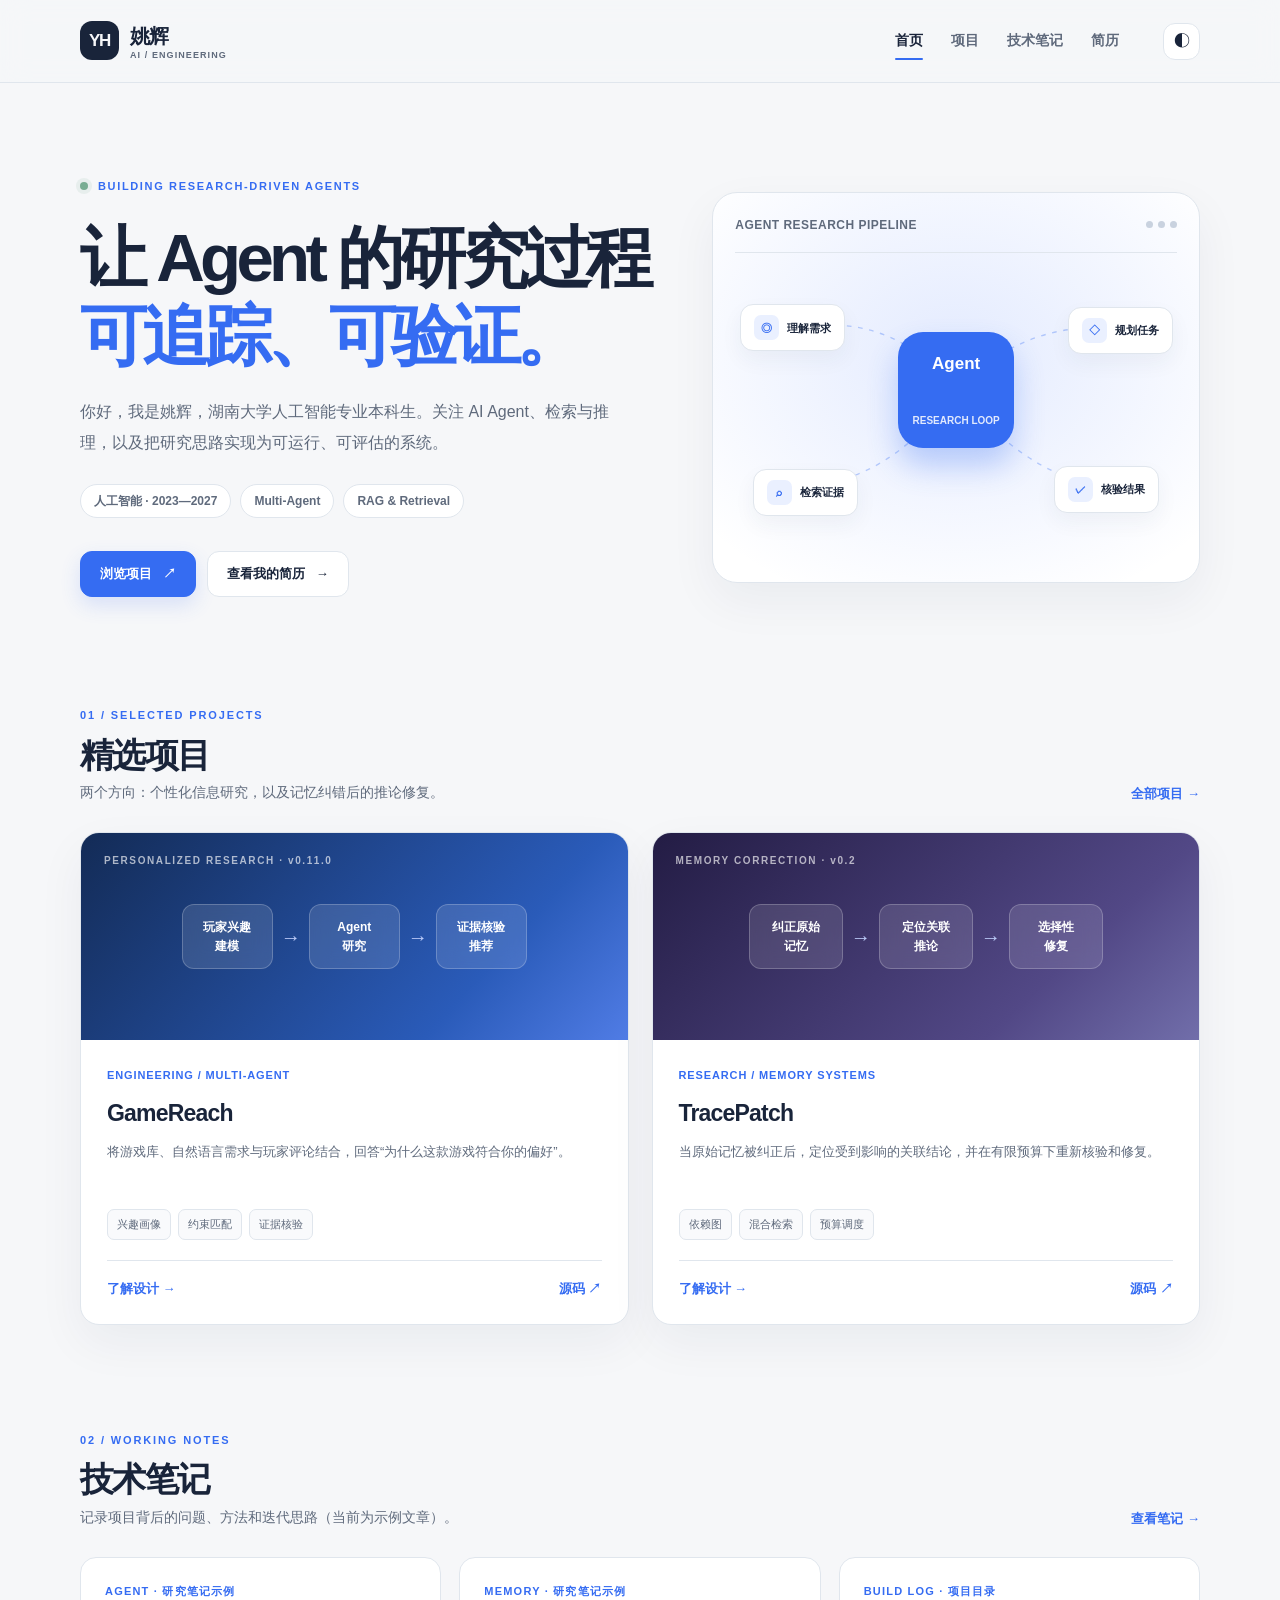
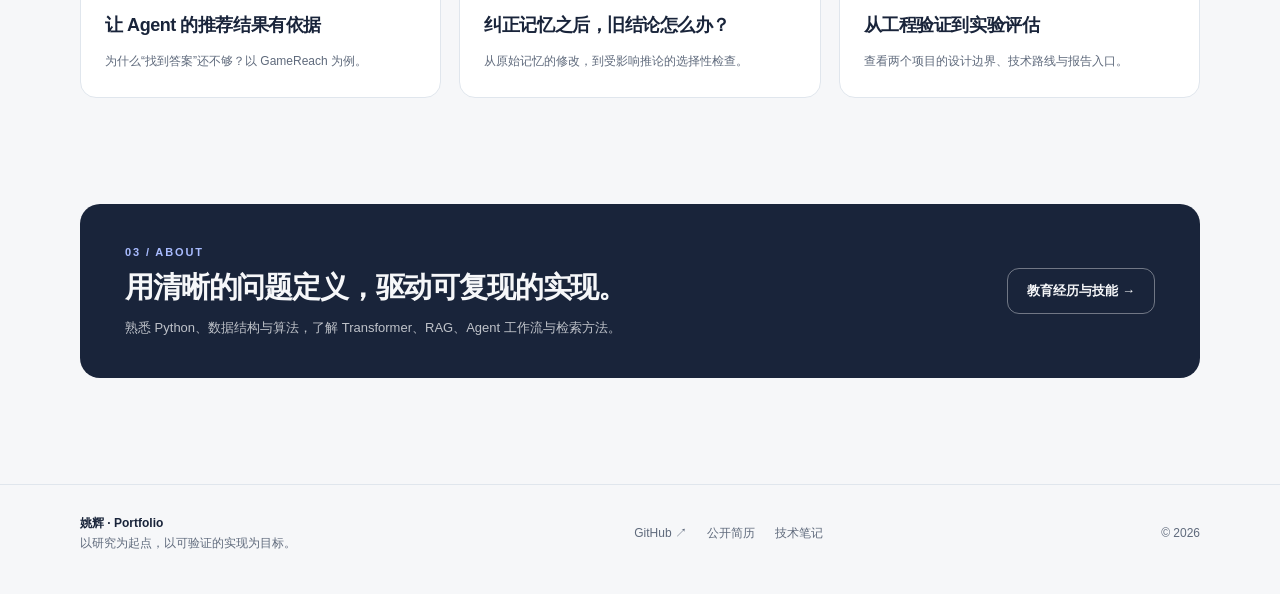
<file: index.html>
<!doctype html><html lang="zh-CN"><head><meta charset="utf-8"><meta name="viewport" content="width=device-width,initial-scale=1"><meta name="description" content="姚辉个人主页，展示 GameReach、TracePatch 两个 AI Agent 项目、技术笔记和公开简历。"><meta name="theme-color" content="#f6f7f9"><title>首页 · 姚辉 Portfolio</title><link rel="icon" type="image/svg+xml" href="assets/favicon.svg"><link rel="stylesheet" href="assets/styles.css"><script defer src="assets/main.js"></script></head><body><header class="site-header"><div class="container nav-inner"><a class="logo" href="index.html" aria-label="返回首页"><span class="logo-mark">YH</span><span>姚辉<small>AI / ENGINEERING</small></span></a><nav class="nav-links" data-nav-links><a class="active" href="index.html">首页</a><a class="" href="projects/index.html">项目</a><a class="" href="writing/index.html">技术笔记</a><a class="" href="resume.html">简历</a></nav><div class="nav-actions"><button class="circle-btn" data-theme-toggle aria-label="切换深浅主题" title="切换深浅主题">◐</button><button class="circle-btn menu-toggle" data-menu-toggle aria-expanded="false" aria-label="打开导航">☰</button></div></div></header><main id="main"><div class="container"><section class="hero"><div><div class="eyebrow">BUILDING RESEARCH-DRIVEN AGENTS</div><h1>让 Agent 的研究过程<br><span class="accent">可追踪、可验证。</span></h1><p class="hero-lede">你好，我是姚辉，湖南大学人工智能专业本科生。关注 AI Agent、检索与推理，以及把研究思路实现为可运行、可评估的系统。</p><div class="hero-meta"><span class="meta-pill">人工智能 · 2023—2027</span><span class="meta-pill">Multi-Agent</span><span class="meta-pill">RAG & Retrieval</span></div><div class="actions"><a class="btn btn-primary" href="projects/index.html">浏览项目 &nbsp; ↗</a><a class="btn btn-outline" href="resume.html">查看我的简历 &nbsp; →</a></div></div><div class="hero-art" role="img" aria-label="Agent 项目结构：从输入到规划、检索、验证和输出"><div class="art-top"><span>AGENT RESEARCH PIPELINE</span><div class="dot-group"><i></i><i></i><i></i></div></div><div class="art-canvas"><svg class="path" viewBox="0 0 470 290" preserveAspectRatio="none"><path d="M 83 74 Q 173 65 236 140 M 390 76 Q 302 73 236 140 M 105 232 Q 175 217 236 140 M 382 236 Q 304 219 236 140"/></svg><div class="network-center">Agent<br><small>RESEARCH LOOP</small></div><div class="orb orb-a"><span>◎</span>理解需求</div><div class="orb orb-b"><span>◇</span>规划任务</div><div class="orb orb-c"><span>⌕</span>检索证据</div><div class="orb orb-d"><span>✓</span>核验结果</div></div></div></section>
<section class="section" id="projects"><div class="section-head"><div><div class="section-kicker">01 / SELECTED PROJECTS</div><h2>精选项目</h2><p>两个方向：个性化信息研究，以及记忆纠错后的推论修复。</p></div><a class="text-link" href="projects/index.html">全部项目 →</a></div><div class="project-grid"><article class="project-card"><a href="projects/gamereach.html" aria-label="GameReach 项目详情"><div class="project-visual visual-blue"><span class="caption">PERSONALIZED RESEARCH · v0.11.0</span><div class="visual-steps"><span>玩家兴趣<br>建模</span><b>→</b><span>Agent<br>研究</span><b>→</b><span>证据核验<br>推荐</span></div></div></a><div class="project-body"><div class="card-meta">ENGINEERING / MULTI-AGENT</div><h3>GameReach</h3><p>将游戏库、自然语言需求与玩家评论结合，回答“为什么这款游戏符合你的偏好”。</p><div class="tag-row"><span class="tag">兴趣画像</span><span class="tag">约束匹配</span><span class="tag">证据核验</span></div><div class="card-footer"><a class="text-link" href="projects/gamereach.html">了解设计 →</a><a class="text-link" href="https://github.com/usbfl/GameReach" target="_blank" rel="noopener noreferrer">源码 ↗</a></div></div></article>
<article class="project-card"><a href="projects/tracepatch.html" aria-label="TracePatch 项目详情"><div class="project-visual visual-purple visual-trace"><span class="caption">MEMORY CORRECTION · v0.2</span><div class="visual-steps"><span>纠正原始<br>记忆</span><b>→</b><span>定位关联<br>推论</span><b>→</b><span>选择性<br>修复</span></div></div></a><div class="project-body"><div class="card-meta">RESEARCH / MEMORY SYSTEMS</div><h3>TracePatch</h3><p>当原始记忆被纠正后，定位受到影响的关联结论，并在有限预算下重新核验和修复。</p><div class="tag-row"><span class="tag">依赖图</span><span class="tag">混合检索</span><span class="tag">预算调度</span></div><div class="card-footer"><a class="text-link" href="projects/tracepatch.html">了解设计 →</a><a class="text-link" href="https://github.com/usbfl/TracePatch" target="_blank" rel="noopener noreferrer">源码 ↗</a></div></div></article></div></section>
<section class="section" id="writing"><div class="section-head"><div><div class="section-kicker">02 / WORKING NOTES</div><h2>技术笔记</h2><p>记录项目背后的问题、方法和迭代思路（当前为示例文章）。</p></div><a class="text-link" href="writing/index.html">查看笔记 →</a></div><div class="note-grid"><a class="note" href="writing/agent-verified.html"><div class="note-time">AGENT · 研究笔记示例</div><h3>让 Agent 的推荐结果有依据</h3><p>为什么“找到答案”还不够？以 GameReach 为例。</p></a><a class="note" href="writing/memory-repair.html"><div class="note-time">MEMORY · 研究笔记示例</div><h3>纠正记忆之后，旧结论怎么办？</h3><p>从原始记忆的修改，到受影响推论的选择性检查。</p></a><a class="note" href="projects/index.html"><div class="note-time">BUILD LOG · 项目目录</div><h3>从工程验证到实验评估</h3><p>查看两个项目的设计边界、技术路线与报告入口。</p></a></div></section>
<section class="section"><div class="about-strip"><div><div class="section-kicker" style="color:#a9bcff">03 / ABOUT</div><h2>用清晰的问题定义，驱动可复现的实现。</h2><p>熟悉 Python、数据结构与算法，了解 Transformer、RAG、Agent 工作流与检索方法。</p></div><a class="btn" href="resume.html">教育经历与技能 →</a></div></section></div></main><footer class="site-footer"><div class="container footer-inner"><span><strong>姚辉 · Portfolio</strong><br>以研究为起点，以可验证的实现为目标。</span><div class="footer-links"><a href="https://github.com/usbfl" target="_blank" rel="noopener noreferrer">GitHub ↗</a><a href="resume.html">公开简历</a><a href="writing/index.html">技术笔记</a></div><span>© 2026</span></div></footer></body></html>
</file>
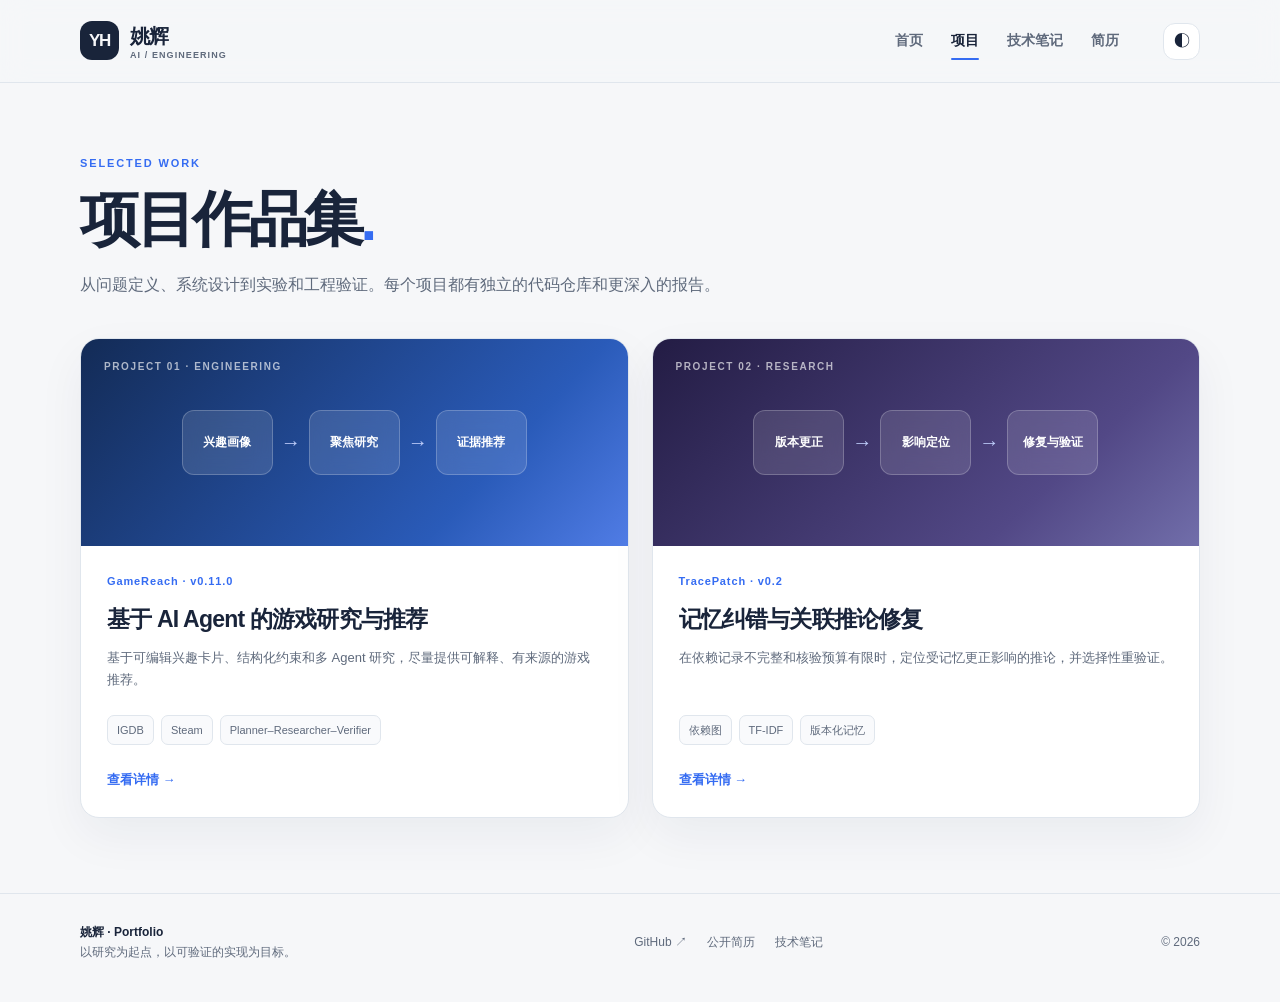
<file: projects/index.html>
<!doctype html><html lang="zh-CN"><head><meta charset="utf-8"><meta name="viewport" content="width=device-width,initial-scale=1"><meta name="description" content="两个 AI Agent 相关项目的设计、流程、源码与验收报告。"><meta name="theme-color" content="#f6f7f9"><title>项目 · 姚辉 Portfolio</title><link rel="icon" type="image/svg+xml" href="../assets/favicon.svg"><link rel="stylesheet" href="../assets/styles.css"><script defer src="../assets/main.js"></script></head><body><header class="site-header"><div class="container nav-inner"><a class="logo" href="../index.html" aria-label="返回首页"><span class="logo-mark">YH</span><span>姚辉<small>AI / ENGINEERING</small></span></a><nav class="nav-links" data-nav-links><a class="" href="../index.html">首页</a><a class="active" href="../projects/index.html">项目</a><a class="" href="../writing/index.html">技术笔记</a><a class="" href="../resume.html">简历</a></nav><div class="nav-actions"><button class="circle-btn" data-theme-toggle aria-label="切换深浅主题" title="切换深浅主题">◐</button><button class="circle-btn menu-toggle" data-menu-toggle aria-expanded="false" aria-label="打开导航">☰</button></div></div></header><main id="main"><div class="container"><section class="page-top"><div class="section-kicker">SELECTED WORK</div><h1>项目作品集<span class="accent">.</span></h1><p>从问题定义、系统设计到实验和工程验证。每个项目都有独立的代码仓库和更深入的报告。</p></section><div class="project-grid" style="margin-bottom:75px"><article class="project-card"><a href="gamereach.html"><div class="project-visual visual-blue"><span class="caption">PROJECT 01 · ENGINEERING</span><div class="visual-steps"><span>兴趣画像</span><b>→</b><span>聚焦研究</span><b>→</b><span>证据推荐</span></div></div></a><div class="project-body"><div class="card-meta">GameReach · v0.11.0</div><h3>基于 AI Agent 的游戏研究与推荐</h3><p>基于可编辑兴趣卡片、结构化约束和多 Agent 研究，尽量提供可解释、有来源的游戏推荐。</p><div class="tag-row"><span class="tag">IGDB</span><span class="tag">Steam</span><span class="tag">Planner–Researcher–Verifier</span></div><a class="text-link" href="gamereach.html">查看详情 →</a></div></article><article class="project-card"><a href="tracepatch.html"><div class="project-visual visual-purple"><span class="caption">PROJECT 02 · RESEARCH</span><div class="visual-steps"><span>版本更正</span><b>→</b><span>影响定位</span><b>→</b><span>修复与验证</span></div></div></a><div class="project-body"><div class="card-meta">TracePatch · v0.2</div><h3>记忆纠错与关联推论修复</h3><p>在依赖记录不完整和核验预算有限时，定位受记忆更正影响的推论，并选择性重验证。</p><div class="tag-row"><span class="tag">依赖图</span><span class="tag">TF-IDF</span><span class="tag">版本化记忆</span></div><a class="text-link" href="tracepatch.html">查看详情 →</a></div></article></div></div></main><footer class="site-footer"><div class="container footer-inner"><span><strong>姚辉 · Portfolio</strong><br>以研究为起点，以可验证的实现为目标。</span><div class="footer-links"><a href="https://github.com/usbfl" target="_blank" rel="noopener noreferrer">GitHub ↗</a><a href="../resume.html">公开简历</a><a href="../writing/index.html">技术笔记</a></div><span>© 2026</span></div></footer></body></html>
</file>
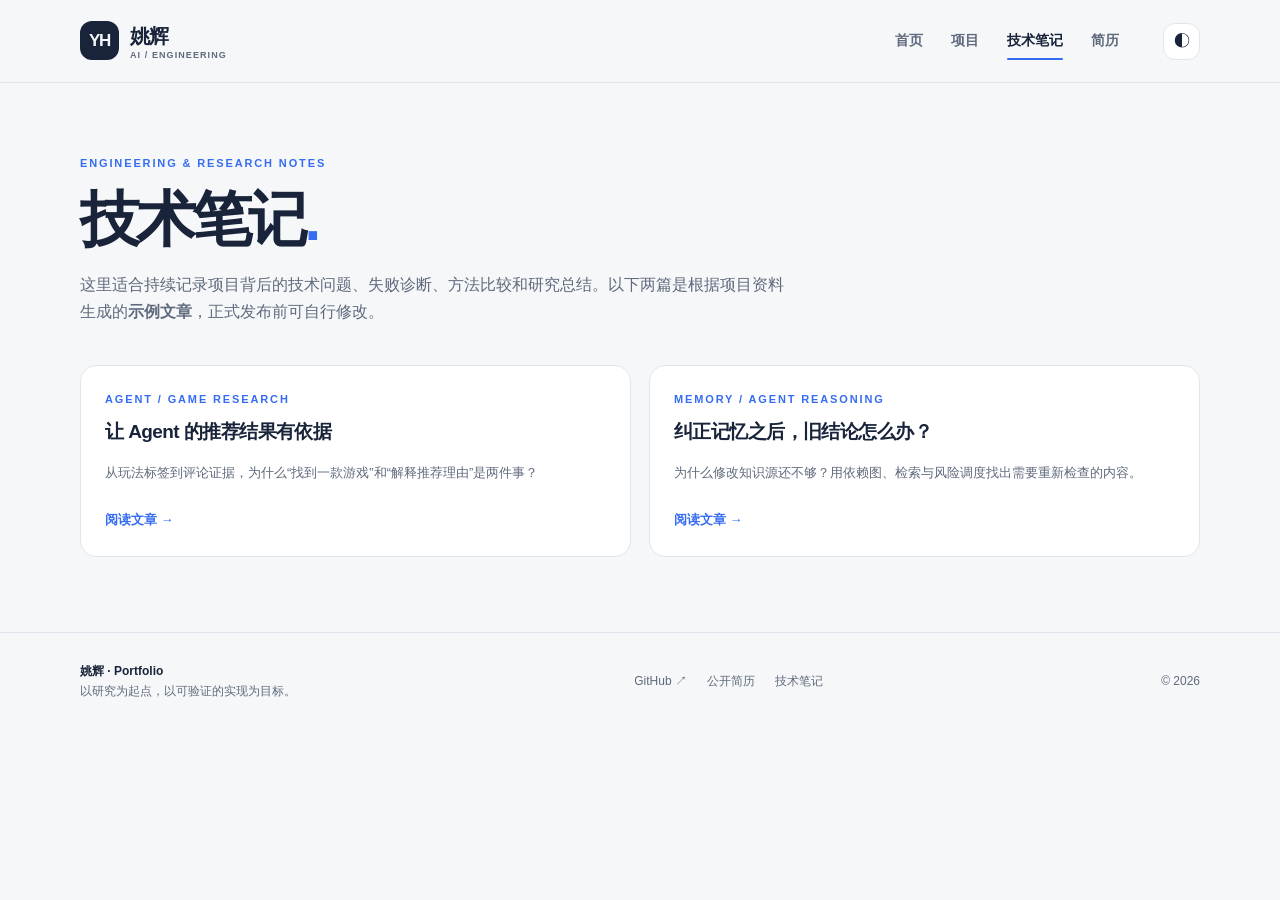
<file: writing/index.html>
<!doctype html><html lang="zh-CN"><head><meta charset="utf-8"><meta name="viewport" content="width=device-width,initial-scale=1"><meta name="description" content="Agent 研究、证据核验与记忆纠错相关的示例技术文章。"><meta name="theme-color" content="#f6f7f9"><title>技术笔记 · 姚辉 Portfolio</title><link rel="icon" type="image/svg+xml" href="../assets/favicon.svg"><link rel="stylesheet" href="../assets/styles.css"><script defer src="../assets/main.js"></script></head><body><header class="site-header"><div class="container nav-inner"><a class="logo" href="../index.html" aria-label="返回首页"><span class="logo-mark">YH</span><span>姚辉<small>AI / ENGINEERING</small></span></a><nav class="nav-links" data-nav-links><a class="" href="../index.html">首页</a><a class="" href="../projects/index.html">项目</a><a class="active" href="../writing/index.html">技术笔记</a><a class="" href="../resume.html">简历</a></nav><div class="nav-actions"><button class="circle-btn" data-theme-toggle aria-label="切换深浅主题" title="切换深浅主题">◐</button><button class="circle-btn menu-toggle" data-menu-toggle aria-expanded="false" aria-label="打开导航">☰</button></div></div></header><main id="main"><div class="container"><section class="page-top"><div class="section-kicker">ENGINEERING & RESEARCH NOTES</div><h1>技术笔记<span class="accent">.</span></h1><p>这里适合持续记录项目背后的技术问题、失败诊断、方法比较和研究总结。以下两篇是根据项目资料生成的<strong>示例文章</strong>，正式发布前可自行修改。</p></section><div class="article-list"><article class="article-card"><div class="section-kicker">AGENT / GAME RESEARCH</div><h2>让 Agent 的推荐结果有依据</h2><p>从玩法标签到评论证据，为什么“找到一款游戏”和“解释推荐理由”是两件事？</p><a class="text-link" href="agent-verified.html">阅读文章 →</a></article><article class="article-card"><div class="section-kicker">MEMORY / AGENT REASONING</div><h2>纠正记忆之后，旧结论怎么办？</h2><p>为什么修改知识源还不够？用依赖图、检索与风险调度找出需要重新检查的内容。</p><a class="text-link" href="memory-repair.html">阅读文章 →</a></article></div></div></main><footer class="site-footer"><div class="container footer-inner"><span><strong>姚辉 · Portfolio</strong><br>以研究为起点，以可验证的实现为目标。</span><div class="footer-links"><a href="https://github.com/usbfl" target="_blank" rel="noopener noreferrer">GitHub ↗</a><a href="../resume.html">公开简历</a><a href="../writing/index.html">技术笔记</a></div><span>© 2026</span></div></footer></body></html>
</file>
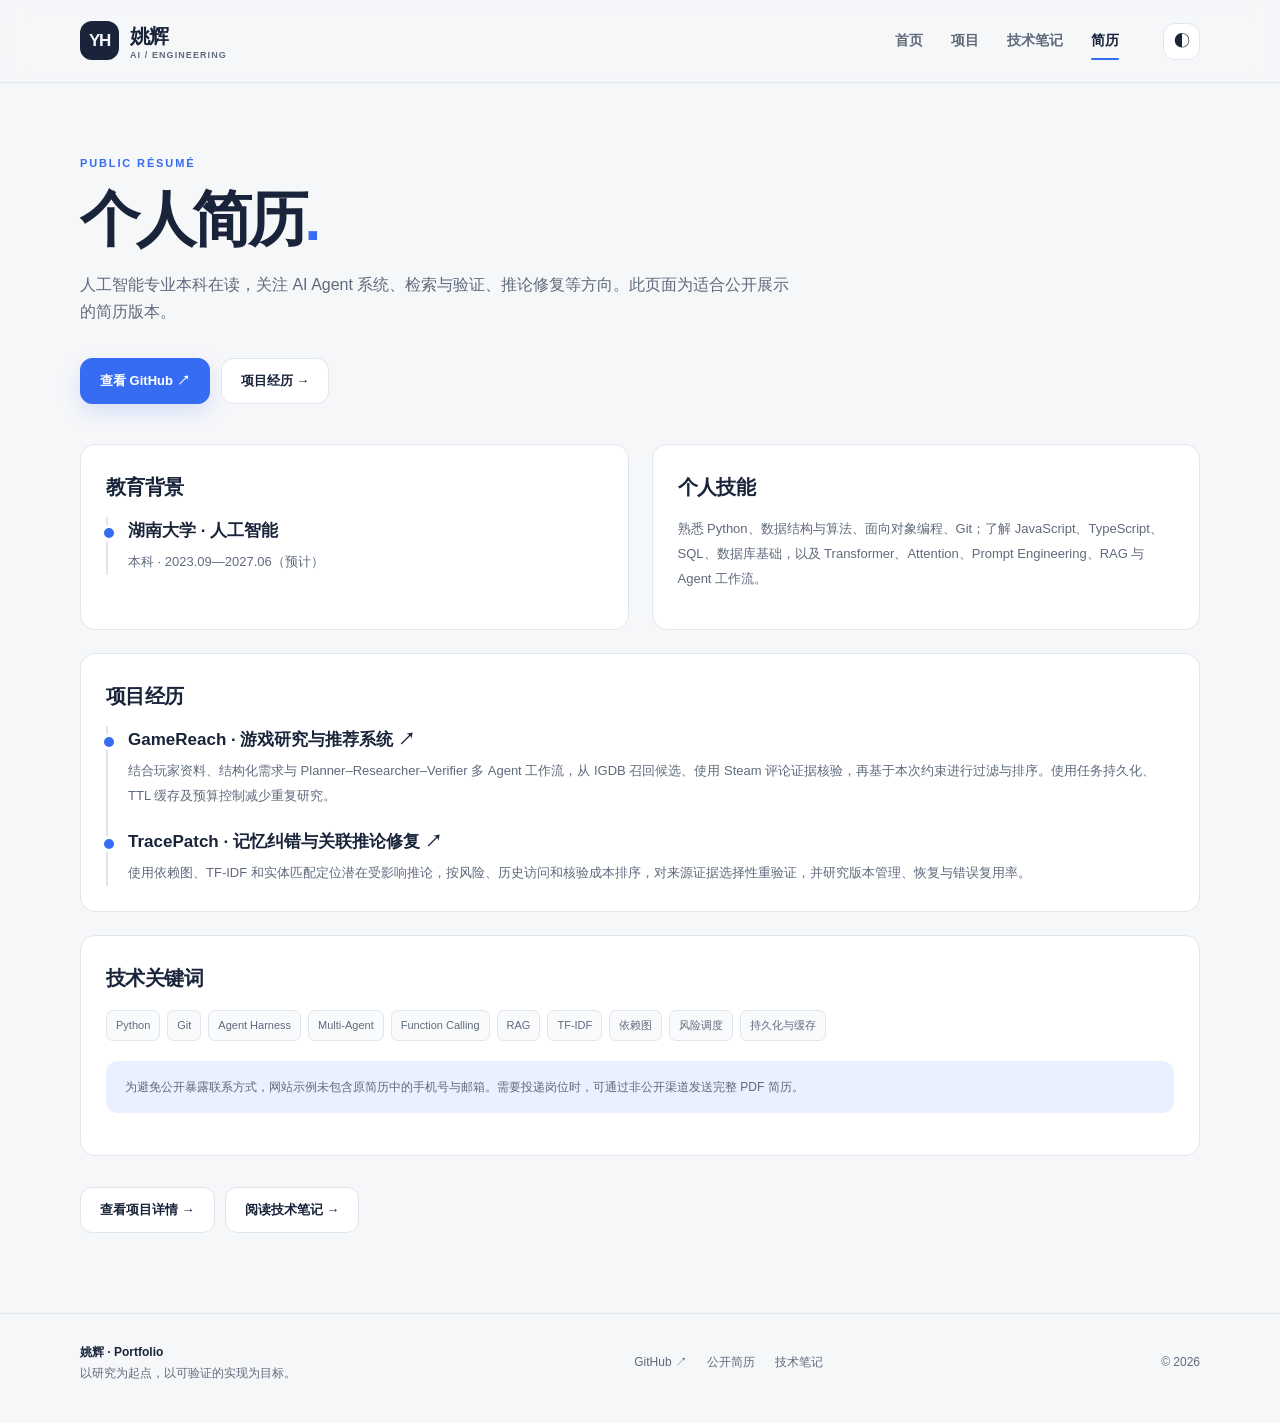
<file: resume.html>
<!doctype html><html lang="zh-CN"><head><meta charset="utf-8"><meta name="viewport" content="width=device-width,initial-scale=1"><meta name="description" content="姚辉的公开简历，含湖南大学人工智能专业背景、AI Agent 技能与两项项目经历。"><meta name="theme-color" content="#f6f7f9"><title>个人简历 · 姚辉 Portfolio</title><link rel="icon" type="image/svg+xml" href="assets/favicon.svg"><link rel="stylesheet" href="assets/styles.css"><script defer src="assets/main.js"></script></head><body><header class="site-header"><div class="container nav-inner"><a class="logo" href="index.html" aria-label="返回首页"><span class="logo-mark">YH</span><span>姚辉<small>AI / ENGINEERING</small></span></a><nav class="nav-links" data-nav-links><a class="" href="index.html">首页</a><a class="" href="projects/index.html">项目</a><a class="" href="writing/index.html">技术笔记</a><a class="active" href="resume.html">简历</a></nav><div class="nav-actions"><button class="circle-btn" data-theme-toggle aria-label="切换深浅主题" title="切换深浅主题">◐</button><button class="circle-btn menu-toggle" data-menu-toggle aria-expanded="false" aria-label="打开导航">☰</button></div></div></header><main id="main"><div class="container"><section class="page-top"><div class="section-kicker">PUBLIC RÉSUMÉ</div><h1>个人简历<span class="accent">.</span></h1><p>人工智能专业本科在读，关注 AI Agent 系统、检索与验证、推论修复等方向。此页面为适合公开展示的简历版本。</p><div class="actions"><a class="btn btn-primary" href="https://github.com/usbfl" target="_blank" rel="noopener noreferrer">查看 GitHub ↗</a><a class="btn btn-outline" href="projects/index.html">项目经历 →</a></div></section><div class="resume-summary"><section class="resume-card"><h2>教育背景</h2><div class="timeline"><div class="timeline-item"><h3>湖南大学 · 人工智能</h3><p>本科 · 2023.09—2027.06（预计）</p></div></div></section><section class="resume-card"><h2>个人技能</h2><p>熟悉 Python、数据结构与算法、面向对象编程、Git；了解 JavaScript、TypeScript、SQL、数据库基础，以及 Transformer、Attention、Prompt Engineering、RAG 与 Agent 工作流。</p></section><section class="resume-card resume-wide"><h2>项目经历</h2><div class="timeline"><div class="timeline-item"><h3><a href="projects/gamereach.html">GameReach · 游戏研究与推荐系统 ↗</a></h3><p>结合玩家资料、结构化需求与 Planner–Researcher–Verifier 多 Agent 工作流，从 IGDB 召回候选、使用 Steam 评论证据核验，再基于本次约束进行过滤与排序。使用任务持久化、TTL 缓存及预算控制减少重复研究。</p></div><div class="timeline-item"><h3><a href="projects/tracepatch.html">TracePatch · 记忆纠错与关联推论修复 ↗</a></h3><p>使用依赖图、TF-IDF 和实体匹配定位潜在受影响推论，按风险、历史访问和核验成本排序，对来源证据选择性重验证，并研究版本管理、恢复与错误复用率。</p></div></div></section><section class="resume-card resume-wide"><h2>技术关键词</h2><div class="tag-row"><span class="tag">Python</span><span class="tag">Git</span><span class="tag">Agent Harness</span><span class="tag">Multi-Agent</span><span class="tag">Function Calling</span><span class="tag">RAG</span><span class="tag">TF-IDF</span><span class="tag">依赖图</span><span class="tag">风险调度</span><span class="tag">持久化与缓存</span></div><div class="confidential">为避免公开暴露联系方式，网站示例未包含原简历中的手机号与邮箱。需要投递岗位时，可通过非公开渠道发送完整 PDF 简历。</div></section></div><div class="resume-bottom"><a class="btn btn-outline" href="projects/index.html">查看项目详情 →</a><a class="btn btn-outline" href="writing/index.html">阅读技术笔记 →</a></div></div></main><footer class="site-footer"><div class="container footer-inner"><span><strong>姚辉 · Portfolio</strong><br>以研究为起点，以可验证的实现为目标。</span><div class="footer-links"><a href="https://github.com/usbfl" target="_blank" rel="noopener noreferrer">GitHub ↗</a><a href="resume.html">公开简历</a><a href="writing/index.html">技术笔记</a></div><span>© 2026</span></div></footer></body></html>
</file>
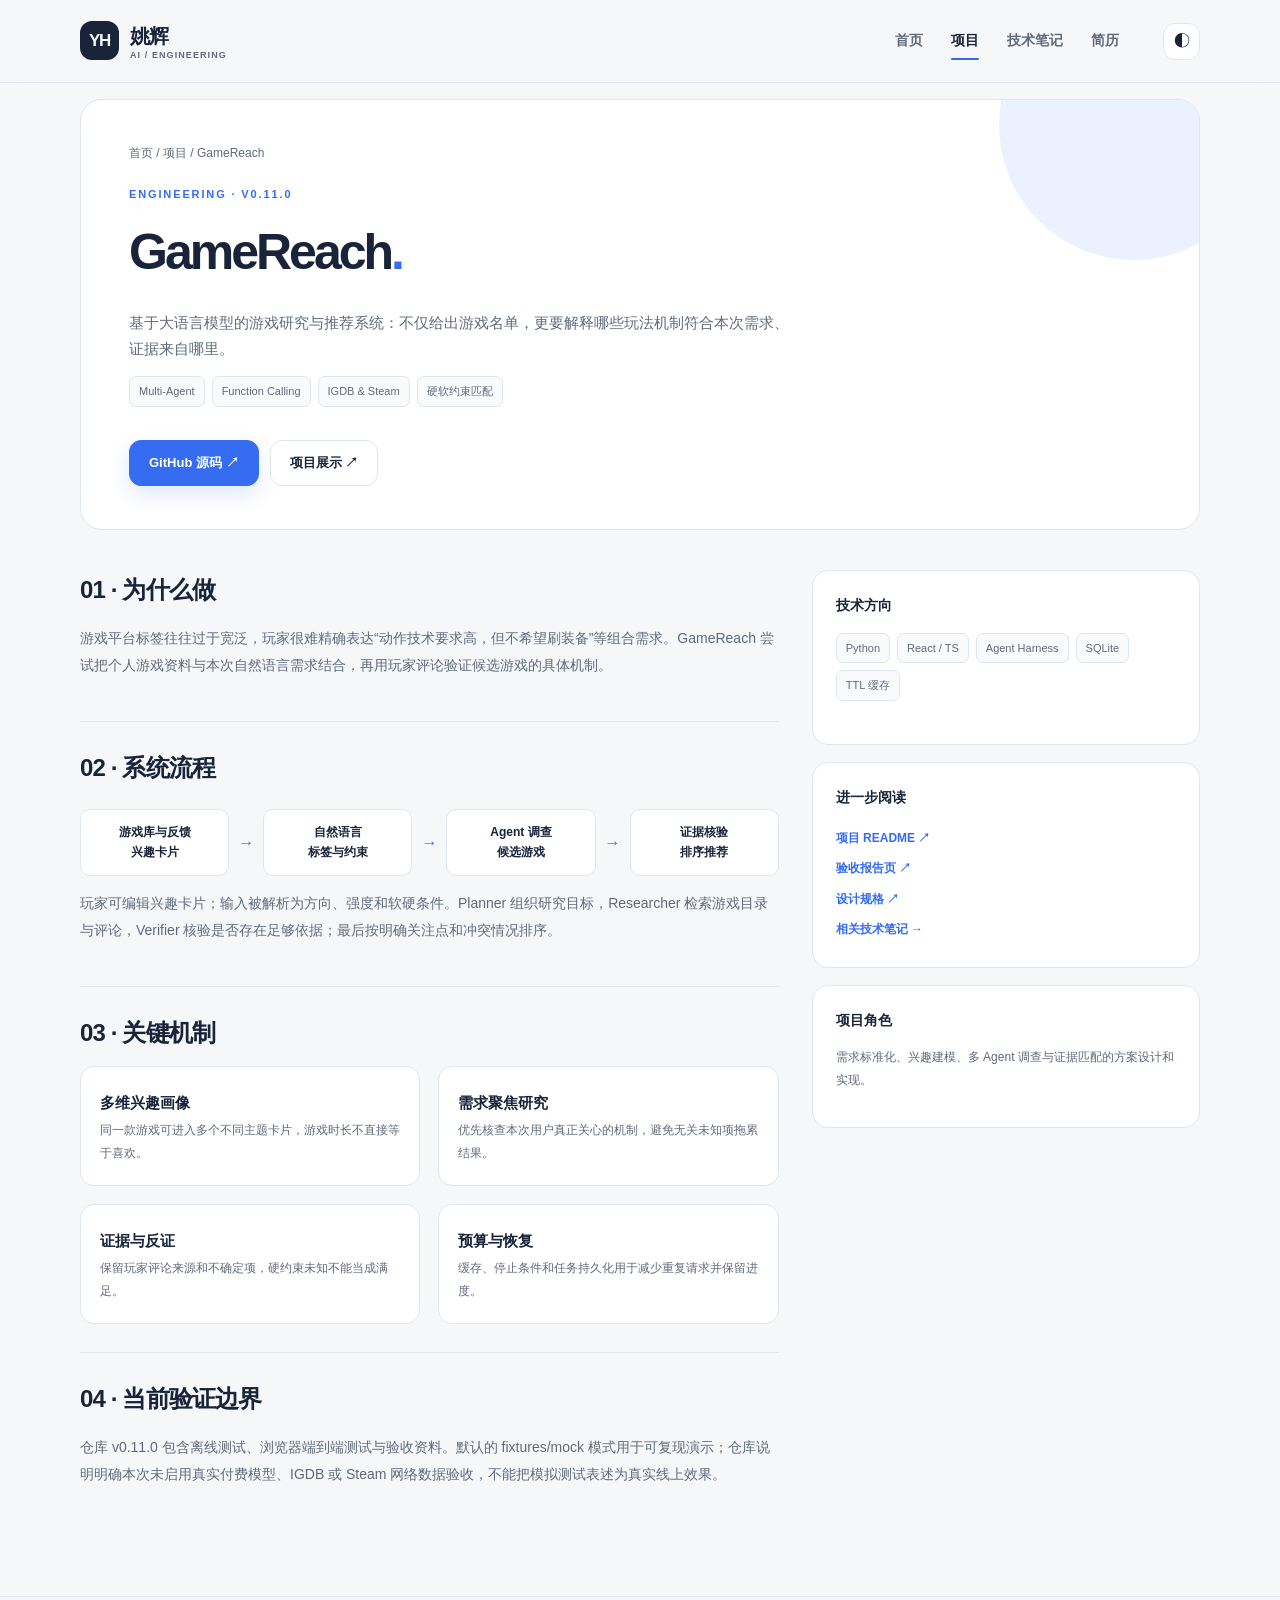
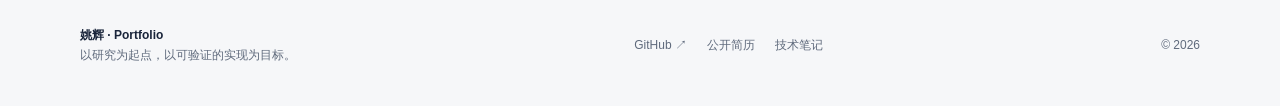
<file: projects/gamereach.html>
<!doctype html><html lang="zh-CN"><head><meta charset="utf-8"><meta name="viewport" content="width=device-width,initial-scale=1"><meta name="description" content="GameReach 的问题定义、兴趣卡片、结构化约束与多 Agent 证据推荐流程。"><meta name="theme-color" content="#f6f7f9"><title>GameReach 项目 · 姚辉 Portfolio</title><link rel="icon" type="image/svg+xml" href="../assets/favicon.svg"><link rel="stylesheet" href="../assets/styles.css"><script defer src="../assets/main.js"></script></head><body><header class="site-header"><div class="container nav-inner"><a class="logo" href="../index.html" aria-label="返回首页"><span class="logo-mark">YH</span><span>姚辉<small>AI / ENGINEERING</small></span></a><nav class="nav-links" data-nav-links><a class="" href="../index.html">首页</a><a class="active" href="../projects/index.html">项目</a><a class="" href="../writing/index.html">技术笔记</a><a class="" href="../resume.html">简历</a></nav><div class="nav-actions"><button class="circle-btn" data-theme-toggle aria-label="切换深浅主题" title="切换深浅主题">◐</button><button class="circle-btn menu-toggle" data-menu-toggle aria-expanded="false" aria-label="打开导航">☰</button></div></div></header><main id="main"><div class="container"><section class="detail-hero"><div class="breadcrumb"><a href="../index.html">首页</a> / <a href="index.html">项目</a> / GameReach</div><div class="section-kicker">ENGINEERING · v0.11.0</div><h1>GameReach<span class="accent">.</span></h1><p>基于大语言模型的游戏研究与推荐系统：不仅给出游戏名单，更要解释哪些玩法机制符合本次需求、证据来自哪里。</p><div class="tag-row"><span class="tag">Multi-Agent</span><span class="tag">Function Calling</span><span class="tag">IGDB & Steam</span><span class="tag">硬软约束匹配</span></div><div class="actions"><a class="btn btn-primary" href="https://github.com/usbfl/GameReach" target="_blank" rel="noopener noreferrer">GitHub 源码 ↗</a><a class="btn btn-outline" href="https://usbfl.github.io/GameReach/" target="_blank" rel="noopener noreferrer">项目展示 ↗</a></div></section><div class="detail-columns"><div><section class="content-section"><h2>01 · 为什么做</h2><p>游戏平台标签往往过于宽泛，玩家很难精确表达“动作技术要求高，但不希望刷装备”等组合需求。GameReach 尝试把个人游戏资料与本次自然语言需求结合，再用玩家评论验证候选游戏的具体机制。</p></section><section class="content-section"><h2>02 · 系统流程</h2><div class="flow-diagram"><span>游戏库与反馈<br>兴趣卡片</span><i>→</i><span>自然语言<br>标签与约束</span><i>→</i><span>Agent 调查<br>候选游戏</span><i>→</i><span>证据核验<br>排序推荐</span></div><p>玩家可编辑兴趣卡片；输入被解析为方向、强度和软硬条件。Planner 组织研究目标，Researcher 检索游戏目录与评论，Verifier 核验是否存在足够依据；最后按明确关注点和冲突情况排序。</p></section><section class="content-section"><h2>03 · 关键机制</h2><div class="two-col"><div class="metric-card"><h3>多维兴趣画像</h3><p>同一款游戏可进入多个不同主题卡片，游戏时长不直接等于喜欢。</p></div><div class="metric-card"><h3>需求聚焦研究</h3><p>优先核查本次用户真正关心的机制，避免无关未知项拖累结果。</p></div><div class="metric-card"><h3>证据与反证</h3><p>保留玩家评论来源和不确定项，硬约束未知不能当成满足。</p></div><div class="metric-card"><h3>预算与恢复</h3><p>缓存、停止条件和任务持久化用于减少重复请求并保留进度。</p></div></div></section><section class="content-section"><h2>04 · 当前验证边界</h2><p>仓库 v0.11.0 包含离线测试、浏览器端到端测试与验收资料。默认的 fixtures/mock 模式用于可复现演示；仓库说明明确本次未启用真实付费模型、IGDB 或 Steam 网络数据验收，不能把模拟测试表述为真实线上效果。</p></section></div><aside class="side-column"><div class="sidebox"><h3>技术方向</h3><div class="tag-row"><span class="tag">Python</span><span class="tag">React / TS</span><span class="tag">Agent Harness</span><span class="tag">SQLite</span><span class="tag">TTL 缓存</span></div></div><div class="sidebox"><h3>进一步阅读</h3><a href="https://github.com/usbfl/GameReach/blob/main/README.md" target="_blank" rel="noopener noreferrer">项目 README ↗</a><a href="https://usbfl.github.io/GameReach/report.html" target="_blank" rel="noopener noreferrer">验收报告页 ↗</a><a href="https://github.com/usbfl/GameReach/blob/main/docs/PROJECT_SPEC.md" target="_blank" rel="noopener noreferrer">设计规格 ↗</a><a href="../writing/agent-verified.html">相关技术笔记 →</a></div><div class="sidebox"><h3>项目角色</h3><p>需求标准化、兴趣建模、多 Agent 调查与证据匹配的方案设计和实现。</p></div></aside></div></div></main><footer class="site-footer"><div class="container footer-inner"><span><strong>姚辉 · Portfolio</strong><br>以研究为起点，以可验证的实现为目标。</span><div class="footer-links"><a href="https://github.com/usbfl" target="_blank" rel="noopener noreferrer">GitHub ↗</a><a href="../resume.html">公开简历</a><a href="../writing/index.html">技术笔记</a></div><span>© 2026</span></div></footer></body></html>
</file>
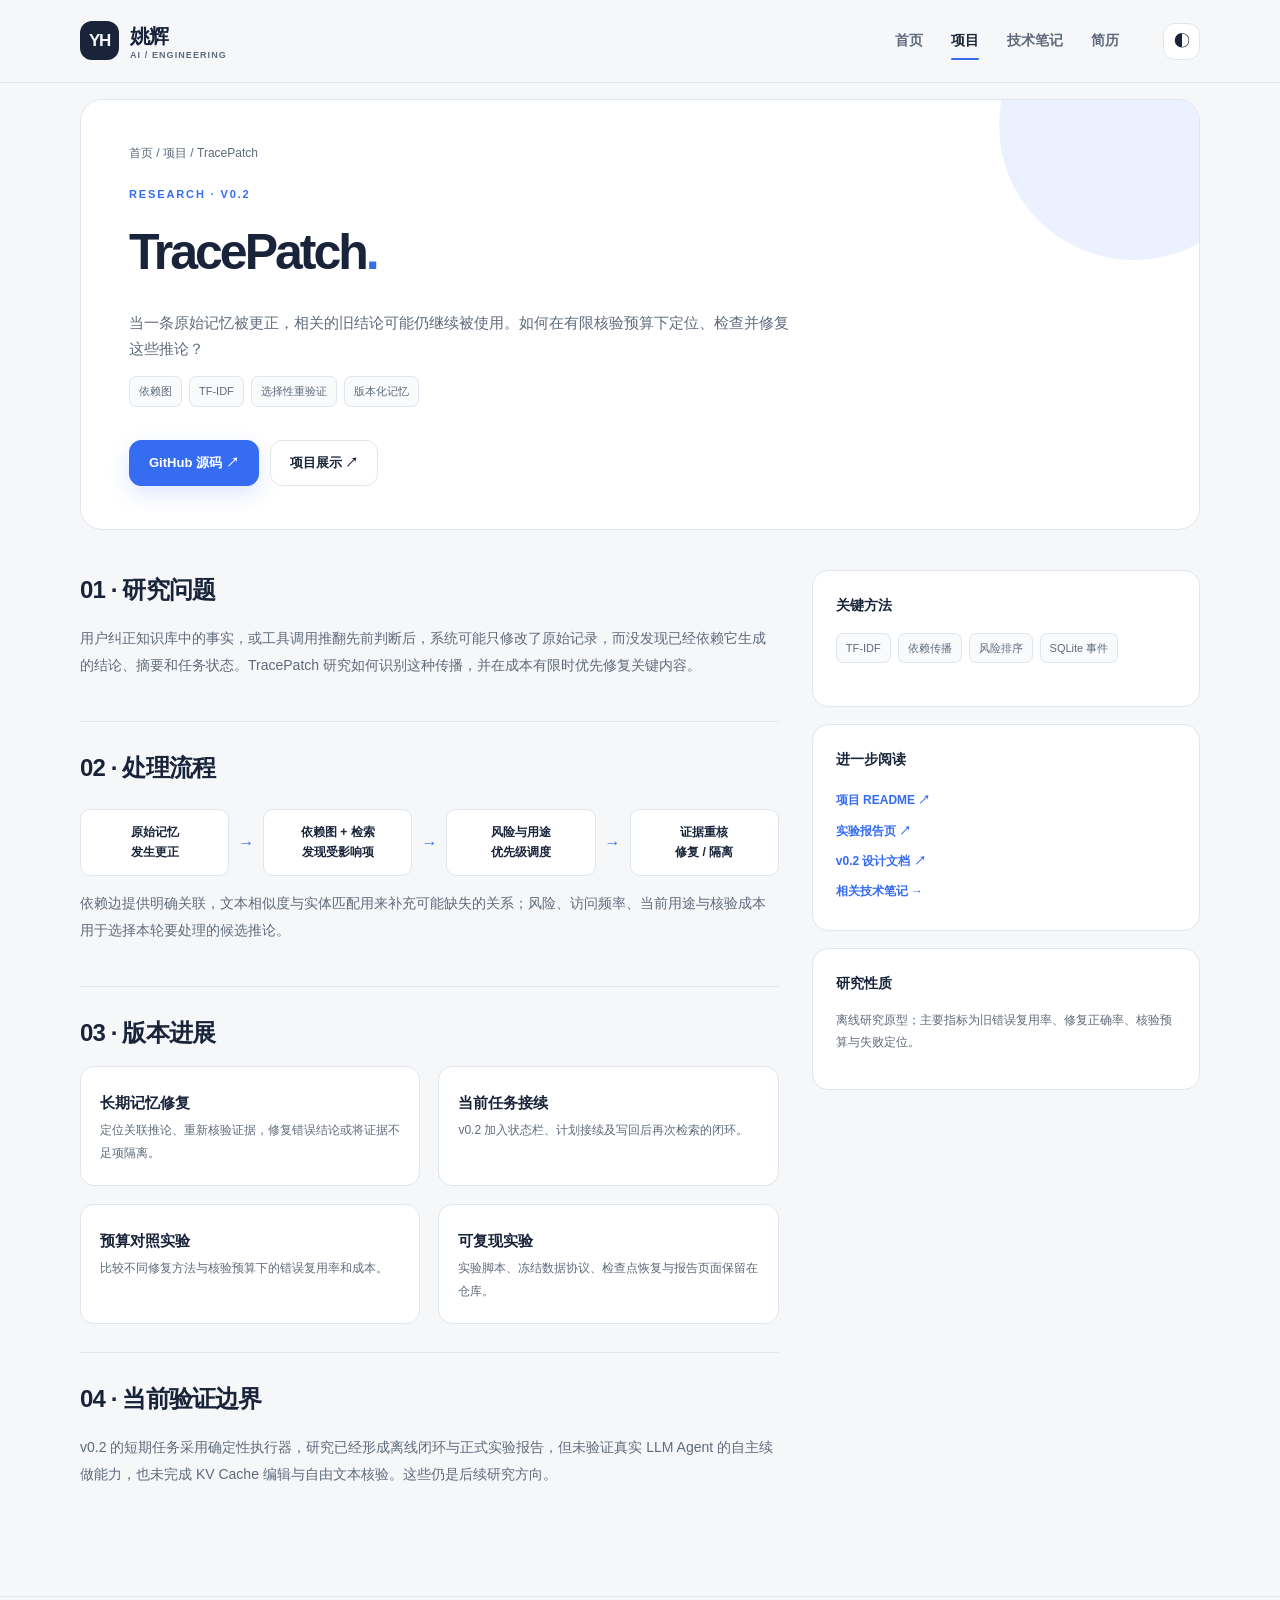
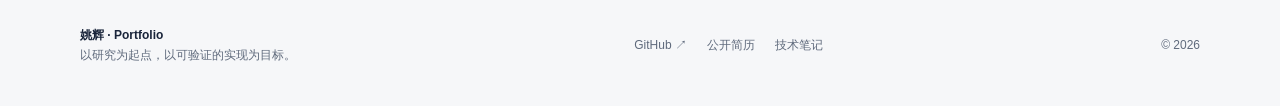
<file: projects/tracepatch.html>
<!doctype html><html lang="zh-CN"><head><meta charset="utf-8"><meta name="viewport" content="width=device-width,initial-scale=1"><meta name="description" content="TracePatch 记忆纠错与关联推论修复的研究问题、技术路线及实验边界。"><meta name="theme-color" content="#f6f7f9"><title>TracePatch 项目 · 姚辉 Portfolio</title><link rel="icon" type="image/svg+xml" href="../assets/favicon.svg"><link rel="stylesheet" href="../assets/styles.css"><script defer src="../assets/main.js"></script></head><body><header class="site-header"><div class="container nav-inner"><a class="logo" href="../index.html" aria-label="返回首页"><span class="logo-mark">YH</span><span>姚辉<small>AI / ENGINEERING</small></span></a><nav class="nav-links" data-nav-links><a class="" href="../index.html">首页</a><a class="active" href="../projects/index.html">项目</a><a class="" href="../writing/index.html">技术笔记</a><a class="" href="../resume.html">简历</a></nav><div class="nav-actions"><button class="circle-btn" data-theme-toggle aria-label="切换深浅主题" title="切换深浅主题">◐</button><button class="circle-btn menu-toggle" data-menu-toggle aria-expanded="false" aria-label="打开导航">☰</button></div></div></header><main id="main"><div class="container"><section class="detail-hero"><div class="breadcrumb"><a href="../index.html">首页</a> / <a href="index.html">项目</a> / TracePatch</div><div class="section-kicker">RESEARCH · v0.2</div><h1>TracePatch<span class="accent">.</span></h1><p>当一条原始记忆被更正，相关的旧结论可能仍继续被使用。如何在有限核验预算下定位、检查并修复这些推论？</p><div class="tag-row"><span class="tag">依赖图</span><span class="tag">TF-IDF</span><span class="tag">选择性重验证</span><span class="tag">版本化记忆</span></div><div class="actions"><a class="btn btn-primary" href="https://github.com/usbfl/TracePatch" target="_blank" rel="noopener noreferrer">GitHub 源码 ↗</a><a class="btn btn-outline" href="https://usbfl.github.io/TracePatch/" target="_blank" rel="noopener noreferrer">项目展示 ↗</a></div></section><div class="detail-columns"><div><section class="content-section"><h2>01 · 研究问题</h2><p>用户纠正知识库中的事实，或工具调用推翻先前判断后，系统可能只修改了原始记录，而没发现已经依赖它生成的结论、摘要和任务状态。TracePatch 研究如何识别这种传播，并在成本有限时优先修复关键内容。</p></section><section class="content-section"><h2>02 · 处理流程</h2><div class="flow-diagram"><span>原始记忆<br>发生更正</span><i>→</i><span>依赖图 + 检索<br>发现受影响项</span><i>→</i><span>风险与用途<br>优先级调度</span><i>→</i><span>证据重核<br>修复 / 隔离</span></div><p>依赖边提供明确关联，文本相似度与实体匹配用来补充可能缺失的关系；风险、访问频率、当前用途与核验成本用于选择本轮要处理的候选推论。</p></section><section class="content-section"><h2>03 · 版本进展</h2><div class="two-col"><div class="metric-card"><h3>长期记忆修复</h3><p>定位关联推论、重新核验证据，修复错误结论或将证据不足项隔离。</p></div><div class="metric-card"><h3>当前任务接续</h3><p>v0.2 加入状态栏、计划接续及写回后再次检索的闭环。</p></div><div class="metric-card"><h3>预算对照实验</h3><p>比较不同修复方法与核验预算下的错误复用率和成本。</p></div><div class="metric-card"><h3>可复现实验</h3><p>实验脚本、冻结数据协议、检查点恢复与报告页面保留在仓库。</p></div></div></section><section class="content-section"><h2>04 · 当前验证边界</h2><p>v0.2 的短期任务采用确定性执行器，研究已经形成离线闭环与正式实验报告，但未验证真实 LLM Agent 的自主续做能力，也未完成 KV Cache 编辑与自由文本核验。这些仍是后续研究方向。</p></section></div><aside class="side-column"><div class="sidebox"><h3>关键方法</h3><div class="tag-row"><span class="tag">TF-IDF</span><span class="tag">依赖传播</span><span class="tag">风险排序</span><span class="tag">SQLite 事件</span></div></div><div class="sidebox"><h3>进一步阅读</h3><a href="https://github.com/usbfl/TracePatch/blob/main/README.md" target="_blank" rel="noopener noreferrer">项目 README ↗</a><a href="https://usbfl.github.io/TracePatch/report.html" target="_blank" rel="noopener noreferrer">实验报告页 ↗</a><a href="https://github.com/usbfl/TracePatch/blob/main/docs/v0.2_design.md" target="_blank" rel="noopener noreferrer">v0.2 设计文档 ↗</a><a href="../writing/memory-repair.html">相关技术笔记 →</a></div><div class="sidebox"><h3>研究性质</h3><p>离线研究原型；主要指标为旧错误复用率、修复正确率、核验预算与失败定位。</p></div></aside></div></div></main><footer class="site-footer"><div class="container footer-inner"><span><strong>姚辉 · Portfolio</strong><br>以研究为起点，以可验证的实现为目标。</span><div class="footer-links"><a href="https://github.com/usbfl" target="_blank" rel="noopener noreferrer">GitHub ↗</a><a href="../resume.html">公开简历</a><a href="../writing/index.html">技术笔记</a></div><span>© 2026</span></div></footer></body></html>
</file>
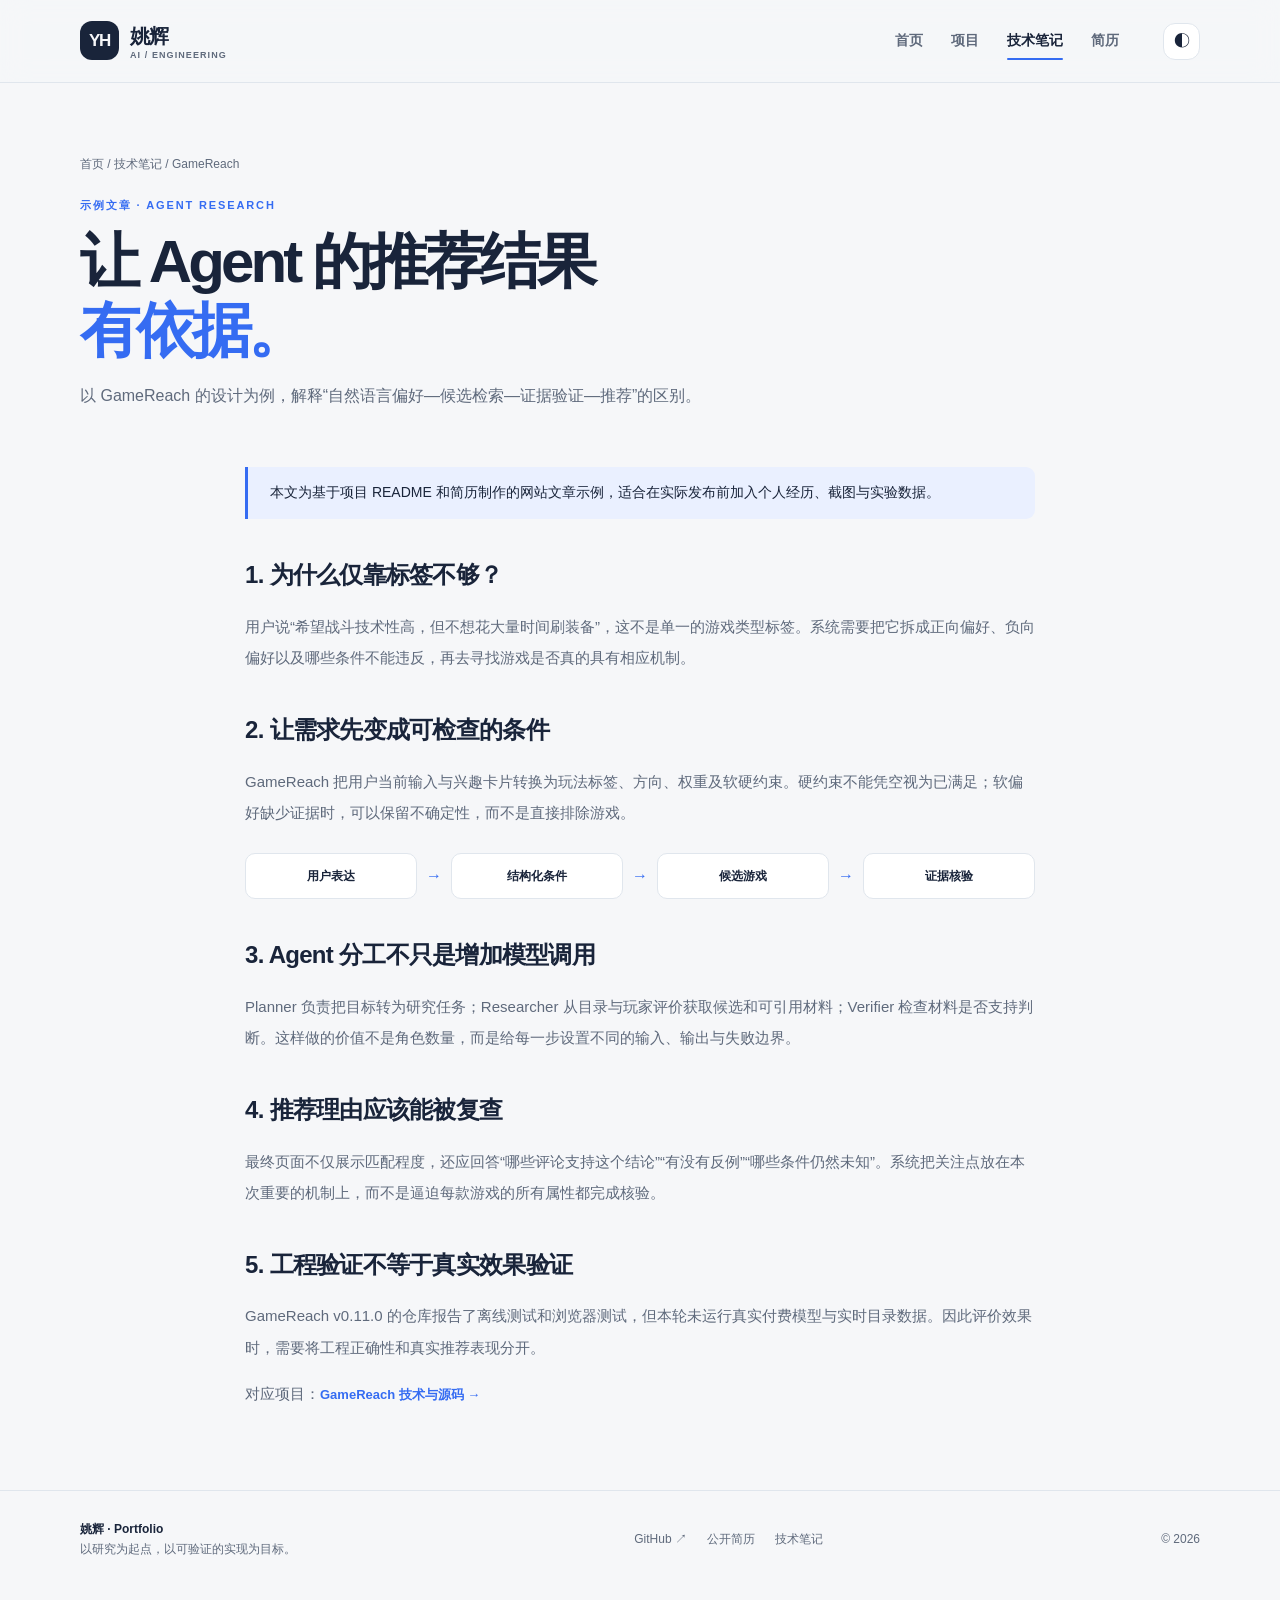
<file: writing/agent-verified.html>
<!doctype html><html lang="zh-CN"><head><meta charset="utf-8"><meta name="viewport" content="width=device-width,initial-scale=1"><meta name="description" content="GameReach 项目相关技术笔记示例。"><meta name="theme-color" content="#f6f7f9"><title>让 Agent 的推荐结果有依据 · 姚辉 Portfolio</title><link rel="icon" type="image/svg+xml" href="../assets/favicon.svg"><link rel="stylesheet" href="../assets/styles.css"><script defer src="../assets/main.js"></script></head><body><header class="site-header"><div class="container nav-inner"><a class="logo" href="../index.html" aria-label="返回首页"><span class="logo-mark">YH</span><span>姚辉<small>AI / ENGINEERING</small></span></a><nav class="nav-links" data-nav-links><a class="" href="../index.html">首页</a><a class="" href="../projects/index.html">项目</a><a class="active" href="../writing/index.html">技术笔记</a><a class="" href="../resume.html">简历</a></nav><div class="nav-actions"><button class="circle-btn" data-theme-toggle aria-label="切换深浅主题" title="切换深浅主题">◐</button><button class="circle-btn menu-toggle" data-menu-toggle aria-expanded="false" aria-label="打开导航">☰</button></div></div></header><main id="main"><div class="container"><section class="page-top"><div class="breadcrumb"><a href="../index.html">首页</a> / <a href="index.html">技术笔记</a> / GameReach</div><div class="section-kicker">示例文章 · AGENT RESEARCH</div><h1>让 Agent 的推荐结果<br><span class="accent">有依据。</span></h1><p>以 GameReach 的设计为例，解释“自然语言偏好—候选检索—证据验证—推荐”的区别。</p></section></div><article class="article-body"><blockquote>本文为基于项目 README 和简历制作的网站文章示例，适合在实际发布前加入个人经历、截图与实验数据。</blockquote><h2>1. 为什么仅靠标签不够？</h2><p>用户说“希望战斗技术性高，但不想花大量时间刷装备”，这不是单一的游戏类型标签。系统需要把它拆成正向偏好、负向偏好以及哪些条件不能违反，再去寻找游戏是否真的具有相应机制。</p><h2>2. 让需求先变成可检查的条件</h2><p>GameReach 把用户当前输入与兴趣卡片转换为玩法标签、方向、权重及软硬约束。硬约束不能凭空视为已满足；软偏好缺少证据时，可以保留不确定性，而不是直接排除游戏。</p><div class="flow-diagram"><span>用户表达</span><i>→</i><span>结构化条件</span><i>→</i><span>候选游戏</span><i>→</i><span>证据核验</span></div><h2>3. Agent 分工不只是增加模型调用</h2><p>Planner 负责把目标转为研究任务；Researcher 从目录与玩家评价获取候选和可引用材料；Verifier 检查材料是否支持判断。这样做的价值不是角色数量，而是给每一步设置不同的输入、输出与失败边界。</p><h2>4. 推荐理由应该能被复查</h2><p>最终页面不仅展示匹配程度，还应回答“哪些评论支持这个结论”“有没有反例”“哪些条件仍然未知”。系统把关注点放在本次重要的机制上，而不是逼迫每款游戏的所有属性都完成核验。</p><h2>5. 工程验证不等于真实效果验证</h2><p>GameReach v0.11.0 的仓库报告了离线测试和浏览器测试，但本轮未运行真实付费模型与实时目录数据。因此评价效果时，需要将工程正确性和真实推荐表现分开。</p><p>对应项目：<a class="text-link" href="../projects/gamereach.html">GameReach 技术与源码 →</a></p></article></main><footer class="site-footer"><div class="container footer-inner"><span><strong>姚辉 · Portfolio</strong><br>以研究为起点，以可验证的实现为目标。</span><div class="footer-links"><a href="https://github.com/usbfl" target="_blank" rel="noopener noreferrer">GitHub ↗</a><a href="../resume.html">公开简历</a><a href="../writing/index.html">技术笔记</a></div><span>© 2026</span></div></footer></body></html>
</file>
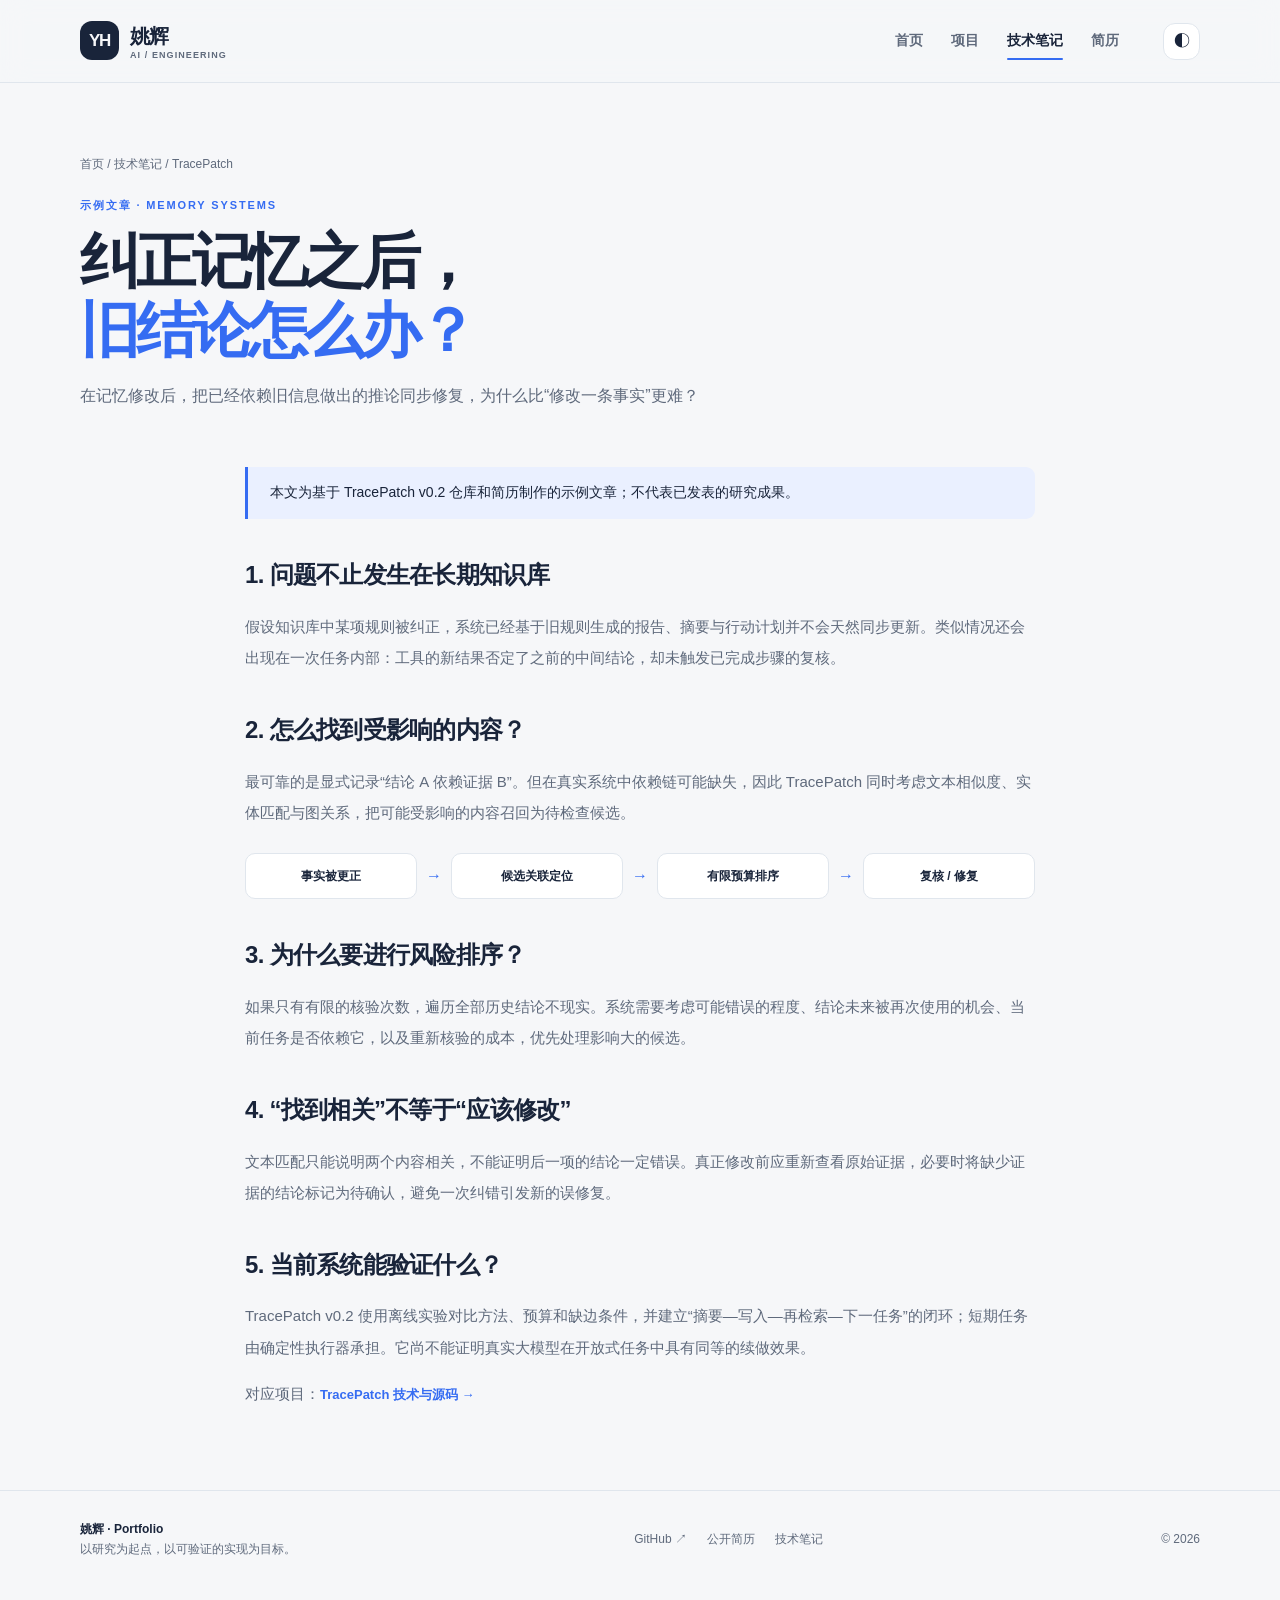
<file: writing/memory-repair.html>
<!doctype html><html lang="zh-CN"><head><meta charset="utf-8"><meta name="viewport" content="width=device-width,initial-scale=1"><meta name="description" content="TracePatch 记忆纠错与关联推论修复相关研究笔记示例。"><meta name="theme-color" content="#f6f7f9"><title>纠正记忆之后，旧结论怎么办 · 姚辉 Portfolio</title><link rel="icon" type="image/svg+xml" href="../assets/favicon.svg"><link rel="stylesheet" href="../assets/styles.css"><script defer src="../assets/main.js"></script></head><body><header class="site-header"><div class="container nav-inner"><a class="logo" href="../index.html" aria-label="返回首页"><span class="logo-mark">YH</span><span>姚辉<small>AI / ENGINEERING</small></span></a><nav class="nav-links" data-nav-links><a class="" href="../index.html">首页</a><a class="" href="../projects/index.html">项目</a><a class="active" href="../writing/index.html">技术笔记</a><a class="" href="../resume.html">简历</a></nav><div class="nav-actions"><button class="circle-btn" data-theme-toggle aria-label="切换深浅主题" title="切换深浅主题">◐</button><button class="circle-btn menu-toggle" data-menu-toggle aria-expanded="false" aria-label="打开导航">☰</button></div></div></header><main id="main"><div class="container"><section class="page-top"><div class="breadcrumb"><a href="../index.html">首页</a> / <a href="index.html">技术笔记</a> / TracePatch</div><div class="section-kicker">示例文章 · MEMORY SYSTEMS</div><h1>纠正记忆之后，<br><span class="accent">旧结论怎么办？</span></h1><p>在记忆修改后，把已经依赖旧信息做出的推论同步修复，为什么比“修改一条事实”更难？</p></section></div><article class="article-body"><blockquote>本文为基于 TracePatch v0.2 仓库和简历制作的示例文章；不代表已发表的研究成果。</blockquote><h2>1. 问题不止发生在长期知识库</h2><p>假设知识库中某项规则被纠正，系统已经基于旧规则生成的报告、摘要与行动计划并不会天然同步更新。类似情况还会出现在一次任务内部：工具的新结果否定了之前的中间结论，却未触发已完成步骤的复核。</p><h2>2. 怎么找到受影响的内容？</h2><p>最可靠的是显式记录“结论 A 依赖证据 B”。但在真实系统中依赖链可能缺失，因此 TracePatch 同时考虑文本相似度、实体匹配与图关系，把可能受影响的内容召回为待检查候选。</p><div class="flow-diagram"><span>事实被更正</span><i>→</i><span>候选关联定位</span><i>→</i><span>有限预算排序</span><i>→</i><span>复核 / 修复</span></div><h2>3. 为什么要进行风险排序？</h2><p>如果只有有限的核验次数，遍历全部历史结论不现实。系统需要考虑可能错误的程度、结论未来被再次使用的机会、当前任务是否依赖它，以及重新核验的成本，优先处理影响大的候选。</p><h2>4. “找到相关”不等于“应该修改”</h2><p>文本匹配只能说明两个内容相关，不能证明后一项的结论一定错误。真正修改前应重新查看原始证据，必要时将缺少证据的结论标记为待确认，避免一次纠错引发新的误修复。</p><h2>5. 当前系统能验证什么？</h2><p>TracePatch v0.2 使用离线实验对比方法、预算和缺边条件，并建立“摘要—写入—再检索—下一任务”的闭环；短期任务由确定性执行器承担。它尚不能证明真实大模型在开放式任务中具有同等的续做效果。</p><p>对应项目：<a class="text-link" href="../projects/tracepatch.html">TracePatch 技术与源码 →</a></p></article></main><footer class="site-footer"><div class="container footer-inner"><span><strong>姚辉 · Portfolio</strong><br>以研究为起点，以可验证的实现为目标。</span><div class="footer-links"><a href="https://github.com/usbfl" target="_blank" rel="noopener noreferrer">GitHub ↗</a><a href="../resume.html">公开简历</a><a href="../writing/index.html">技术笔记</a></div><span>© 2026</span></div></footer></body></html>
</file>
<file: assets/styles.css>
/* USBFL personal portfolio – standalone GitHub Pages site */
:root{--bg:#f6f7f9;--surface:#ffffff;--ink:#19243a;--muted:#5f6a7c;--edge:#e0e6ed;--accent:#356cf2;--soft:#eaf0ff;--nav:#f9fafc;--shadow:0 18px 48px rgba(25,40,70,.055);color-scheme:light;font-family:Inter,ui-sans-serif,-apple-system,BlinkMacSystemFont,"Segoe UI","PingFang SC","Microsoft YaHei",sans-serif}
:root[data-theme="dark"]{--bg:#101725;--surface:#172233;--ink:#f0f5fd;--muted:#aebdd0;--edge:#2c394b;--accent:#82a8ff;--soft:#202f4d;--nav:#121d2d;--shadow:0 18px 55px rgba(0,0,0,.17);color-scheme:dark}
*{box-sizing:border-box}html{scroll-behavior:smooth}body{margin:0;background:var(--bg);color:var(--ink);line-height:1.7;-webkit-font-smoothing:antialiased}a{color:inherit;text-decoration:none}button{font:inherit;cursor:pointer}::selection{background:#b7cbff;color:#112649}.container{width:min(1120px,calc(100% - 52px));margin:auto}.site-header{height:83px;border-bottom:1px solid var(--edge);background:color-mix(in srgb,var(--bg) 90%,transparent);position:sticky;top:0;z-index:20;backdrop-filter:blur(14px)}.nav-inner{display:flex;height:100%;align-items:center;gap:24px}.logo{display:flex;align-items:center;gap:11px;font-weight:850;letter-spacing:-.05em;font-size:20px;margin-right:auto}.logo-mark{width:39px;height:39px;display:grid;place-items:center;background:var(--ink);color:var(--bg);border-radius:12px;letter-spacing:-.07em;font-size:17px}.logo small{display:block;letter-spacing:.12em;text-transform:uppercase;font-weight:600;color:var(--muted);font-size:9px;margin-top:-5px}.nav-links{display:flex;gap:28px;align-items:center}.nav-links a{font-size:14px;font-weight:650;color:var(--muted);padding:7px 0;position:relative}.nav-links a.active,.nav-links a:hover{color:var(--ink)}.nav-links a.active:after{content:"";position:absolute;height:2px;left:0;right:0;bottom:0;background:var(--accent);border-radius:5px}.nav-actions{display:flex;align-items:center;gap:10px;margin-left:20px}.circle-btn{width:37px;height:37px;display:grid;place-items:center;background:var(--surface);border:1px solid var(--edge);border-radius:12px;color:var(--ink)}.menu-toggle{display:none}.eyebrow{display:flex;align-items:center;gap:10px;text-transform:uppercase;letter-spacing:.15em;font-size:11px;color:var(--accent);font-weight:800}.eyebrow:before{content:"";width:8px;height:8px;border-radius:100%;background:#78ad93;box-shadow:0 0 0 4px rgba(120,173,147,.12)}.hero{display:grid;grid-template-columns:1.09fr .91fr;gap:48px;align-items:center;padding:94px 0 81px}.hero h1{font-size:clamp(38px,5.25vw,70px);line-height:1.16;letter-spacing:-.07em;margin:23px 0 21px;font-weight:850}.accent{color:var(--accent)}.hero-lede{font-size:16px;color:var(--muted);max-width:560px;margin:0 0 26px;line-height:1.94}.hero-meta{display:flex;flex-wrap:wrap;gap:9px}.meta-pill{border:1px solid var(--edge);border-radius:30px;background:var(--surface);padding:6px 13px;font-size:12px;color:var(--muted);font-weight:650}.actions{display:flex;gap:11px;flex-wrap:wrap;margin-top:33px}.btn{display:inline-flex;align-items:center;justify-content:center;gap:10px;border-radius:12px;padding:11px 19px;font-size:13px;font-weight:780;transition:transform .18s,background .18s;border:1px solid var(--edge)}.btn:hover{transform:translateY(-2px)}.btn-primary{background:#356cf2;color:#fff;border-color:#356cf2;box-shadow:0 8px 20px rgba(53,108,242,.16)}.btn-outline{background:var(--surface);color:var(--ink)}.hero-art{position:relative;border:1px solid var(--edge);border-radius:25px;min-height:391px;background:radial-gradient(ellipse 68% 68% at 50% 42%,rgba(91,135,252,.17),transparent),var(--surface);box-shadow:var(--shadow);padding:22px;overflow:hidden}.art-top{display:flex;justify-content:space-between;align-items:center;border-bottom:1px solid var(--edge);padding-bottom:17px;font-size:12px;color:var(--muted);font-weight:740;letter-spacing:.04em}.dot-group{display:flex;gap:5px}.dot-group i{display:block;height:7px;width:7px;border-radius:10px;background:#c9d2df}.art-canvas{position:relative;height:286px}.network-center{position:absolute;left:50%;top:48%;transform:translate(-50%,-50%);display:grid;place-items:center;border-radius:25px;width:116px;height:116px;background:#356cf2;color:white;box-shadow:0 18px 30px rgba(53,108,242,.3);font-weight:850;text-align:center;line-height:1.25;font-size:17px;z-index:3}.network-center small{font-weight:550;font-size:10px;opacity:.85}.orb{position:absolute;background:var(--surface);border:1px solid var(--edge);border-radius:13px;box-shadow:0 9px 21px rgba(30,50,75,.05);padding:10px 13px;display:flex;align-items:center;gap:8px;font-size:11px;font-weight:750;z-index:3;white-space:nowrap}.orb span{border-radius:7px;background:var(--soft);color:var(--accent);width:25px;height:25px;display:grid;place-items:center}.orb-a{left:1%;top:18%}.orb-b{right:1%;top:19%}.orb-c{left:4%;bottom:8%}.orb-d{right:4%;bottom:9%}.path{position:absolute;left:0;right:0;top:0;width:100%;height:100%;overflow:visible}.path path{fill:none;stroke:var(--accent);stroke-width:1.4;stroke-dasharray:5 7;opacity:.32}.section{padding:28px 0 78px}.section-kicker{color:var(--accent);font-size:11px;letter-spacing:.17em;font-weight:850;text-transform:uppercase}.section-head{display:flex;justify-content:space-between;align-items:flex-end;gap:20px;margin-bottom:27px}.section-head h2{font-size:34px;letter-spacing:-.05em;line-height:1.25;margin:9px 0 5px}.section-head p{font-size:14px;color:var(--muted);margin:0}.text-link{font-size:13px;font-weight:780;color:var(--accent);white-space:nowrap}.project-grid{display:grid;grid-template-columns:1fr 1fr;gap:23px}.project-card{background:var(--surface);border:1px solid var(--edge);border-radius:19px;overflow:hidden;box-shadow:var(--shadow);transition:transform .18s}.project-card:hover{transform:translateY(-4px)}.project-visual{height:207px;position:relative;overflow:hidden;display:flex;align-items:center;justify-content:center}.visual-blue{background:linear-gradient(132deg,#132b56 0%,#2a5bb9 72%,#507ce5 100%)}.visual-purple{background:linear-gradient(137deg,#231c44 0%,#524886 72%,#716eaa 100%)}.project-visual .caption{position:absolute;top:19px;left:23px;font-size:10px;letter-spacing:.16em;color:rgba(255,255,255,.65);font-weight:800}.visual-steps{display:flex;align-items:center;gap:8px;z-index:2}.visual-steps span{min-width:91px;min-height:65px;display:grid;place-items:center;text-align:center;padding:11px 8px;background:rgba(255,255,255,.12);border:1px solid rgba(255,255,255,.22);border-radius:12px;color:white;font-size:12px;line-height:1.55;backdrop-filter:blur(10px);font-weight:720}.visual-steps b{color:#bdccf9;font-size:20px;font-weight:400}.visual-trace .visual-steps span{min-width:94px}.project-body{padding:26px 26px 24px}.card-meta{font-size:11px;color:var(--accent);font-weight:820;letter-spacing:.08em;margin-bottom:9px}.project-body h3{font-size:23px;letter-spacing:-.035em;margin:0 0 8px}.project-body p{color:var(--muted);font-size:13px;margin:0 0 17px;min-height:51px}.tag-row{display:flex;flex-wrap:wrap;gap:7px;margin:15px 0 20px}.tag{font-size:11px;color:var(--muted);padding:5px 9px;background:var(--nav);border:1px solid var(--edge);border-radius:7px}.card-footer{display:flex;align-items:center;justify-content:space-between;border-top:1px solid var(--edge);padding-top:17px}.note-grid{display:grid;grid-template-columns:repeat(3,1fr);gap:18px}.note{display:block;padding:24px;background:var(--surface);border:1px solid var(--edge);border-radius:16px;transition:transform .18s}.note:hover{transform:translateY(-3px)}.note-time{color:var(--accent);font-size:11px;letter-spacing:.11em;font-weight:750}.note h3{font-size:18px;line-height:1.5;letter-spacing:-.025em;margin:12px 0}.note p{color:var(--muted);font-size:12px;line-height:1.8;margin:0}.about-strip{background:var(--ink);color:var(--bg);padding:39px 45px;border-radius:20px;display:grid;grid-template-columns:1.3fr .7fr;align-items:center;gap:25px}.about-strip h2{font-size:29px;letter-spacing:-.04em;line-height:1.35;margin:6px 0 10px}.about-strip p{font-size:13px;opacity:.75;margin:0}.about-strip .btn{justify-self:end;background:transparent;border:1px solid rgba(255,255,255,.38);color:inherit}.site-footer{border-top:1px solid var(--edge);padding:28px 0 40px;margin-top:28px;color:var(--muted)}.footer-inner{display:flex;justify-content:space-between;align-items:center;gap:20px;font-size:12px}.footer-inner strong{color:var(--ink)}.footer-links{display:flex;gap:20px}.footer-links a:hover{color:var(--accent)}
/* Interior pages */
.page-top{padding:71px 0 40px}.page-top h1{font-size:clamp(37px,5.2vw,60px);line-height:1.15;letter-spacing:-.065em;margin:12px 0 17px}.page-top p{font-size:16px;color:var(--muted);max-width:710px;margin:0}.breadcrumb{font-size:12px;color:var(--muted);margin-bottom:22px}.breadcrumb a:hover{color:var(--accent)}.detail-hero{padding:43px 48px;background:var(--surface);border:1px solid var(--edge);border-radius:22px;margin-top:16px;position:relative;overflow:hidden}.detail-hero:after{content:"";width:270px;height:270px;border-radius:100%;position:absolute;top:-110px;right:-70px;background:var(--soft);opacity:.9}.detail-hero h1{font-size:50px;letter-spacing:-.06em;margin:6px 0 11px;position:relative;z-index:2}.detail-hero p{font-size:15px;color:var(--muted);max-width:665px;position:relative;z-index:2}.detail-columns{display:grid;grid-template-columns:minmax(0,1.8fr) minmax(250px,1fr);gap:33px;margin:40px auto}.content-section{border-bottom:1px solid var(--edge);padding:0 0 28px;margin:0 0 26px}.content-section:last-child{border:0}.content-section h2{font-size:24px;letter-spacing:-.035em;margin:0 0 12px}.content-section p,.content-section li{font-size:14px;color:var(--muted);line-height:1.94}.content-section ol,.content-section ul{padding-left:20px}.sidebox{padding:23px;background:var(--surface);border:1px solid var(--edge);border-radius:16px;margin-bottom:17px}.sidebox h3{font-size:14px;margin:0 0 13px}.sidebox p,.sidebox li{font-size:12px;color:var(--muted);line-height:1.9}.sidebox a{display:block;font-size:12px;color:var(--accent);font-weight:700;padding:5px 0}.flow-diagram{display:flex;gap:9px;align-items:stretch;margin:20px 0 12px}.flow-diagram span{border:1px solid var(--edge);border-radius:10px;padding:12px 9px;background:var(--surface);flex:1;text-align:center;font-size:12px;font-weight:720}.flow-diagram i{font-style:normal;align-self:center;color:var(--accent)}.two-col{display:grid;grid-template-columns:repeat(2,1fr);gap:18px}.metric-card{background:var(--surface);border:1px solid var(--edge);border-radius:14px;padding:19px}.metric-card h3{font-size:15px;margin:4px 0}.metric-card p{font-size:12px;color:var(--muted);margin:0}.article-list{display:grid;grid-template-columns:1fr 1fr;gap:18px;margin-bottom:75px}.article-card{padding:24px;border:1px solid var(--edge);background:var(--surface);border-radius:16px}.article-card h2{font-size:19px;letter-spacing:-.03em;margin:7px 0 8px}.article-card p{font-size:13px;color:var(--muted);line-height:1.9}.article-card .text-link{display:inline-block;margin-top:10px}.article-body{max-width:790px;margin:5px auto 80px}.article-body h2{margin:36px 0 10px;font-size:24px;letter-spacing:-.03em}.article-body h3{margin:24px 0 8px}.article-body p,.article-body li{line-height:2.1;color:var(--muted);font-size:15px}.article-body blockquote{margin:18px 0;padding:14px 22px;background:var(--soft);border-left:3px solid var(--accent);border-radius:0 9px 9px 0;font-size:14px}.article-body code{padding:2px 6px;background:var(--soft);border-radius:5px;font-size:13px}.article-body .flow-diagram{margin-top:24px}.resume-summary{display:grid;grid-template-columns:1fr 1fr;gap:23px}.resume-card{background:var(--surface);border:1px solid var(--edge);border-radius:15px;padding:25px}.resume-card h2{font-size:20px;letter-spacing:-.03em;margin:0 0 13px}.resume-card p,.resume-card li{font-size:13px;line-height:1.9;color:var(--muted)}.resume-wide{grid-column:1/-1}.timeline{border-left:2px solid var(--edge);padding:0 0 0 20px}.timeline-item{position:relative;margin-bottom:20px}.timeline-item:last-child{margin-bottom:0}.timeline-item:before{content:"";position:absolute;left:-27px;top:8px;width:10px;height:10px;background:var(--accent);border:3px solid var(--surface);border-radius:100%}.timeline-item h3{margin:0 0 4px;font-size:17px}.timeline-item p{margin:0}.confidential{padding:16px 19px;font-size:12px;background:var(--soft);color:var(--muted);border-radius:12px;margin:17px 0}.resume-bottom{margin:31px 0 80px;display:flex;gap:10px;flex-wrap:wrap}
@media(max-width:900px){.hero{grid-template-columns:1fr;gap:31px;padding:60px 0}.hero-art{min-height:350px;max-width:640px}.project-grid,.article-list,.resume-summary{grid-template-columns:1fr}.note-grid{grid-template-columns:1fr 1fr}.detail-columns{grid-template-columns:1fr}.side-column{display:grid;grid-template-columns:1fr 1fr;gap:15px}.about-strip{grid-template-columns:1fr}.about-strip .btn{justify-self:start}.nav-links{gap:15px}}
@media(max-width:650px){.container{width:min(100% - 36px,1120px)}.site-header{height:67px}.logo{font-size:16px}.logo-mark{width:34px;height:34px;border-radius:9px;font-size:15px}.nav-links{display:none;position:absolute;top:66px;left:0;right:0;background:var(--surface);padding:14px 18px 20px;box-shadow:0 15px 24px rgba(0,0,0,.06);border-bottom:1px solid var(--edge);flex-direction:column;align-items:stretch;gap:10px}.nav-links.is-open{display:flex}.nav-links a{padding:8px 0}.menu-toggle{display:grid}.nav-actions{margin-left:0}.hero h1{font-size:39px}.hero-lede{font-size:14px}.hero-art{min-height:303px;padding:16px}.art-canvas{height:225px}.network-center{width:86px;height:86px;font-size:14px;border-radius:17px}.orb{font-size:9px;padding:6px 8px;gap:5px}.orb span{width:19px;height:19px}.orb-a{top:8%;left:-1%}.orb-b{top:9%;right:-1%}.orb-c{bottom:3%;left:0}.orb-d{bottom:3%;right:-1%}.section-head{align-items:flex-start}.section-head h2{font-size:27px}.section-head .text-link{margin-top:18px}.project-visual{height:176px}.visual-steps{gap:4px}.visual-steps span{min-width:auto;width:91px;min-height:60px;font-size:10px}.note-grid,.side-column,.two-col{grid-template-columns:1fr}.about-strip{padding:29px}.detail-hero{padding:29px 24px}.detail-hero h1{font-size:38px}.page-top{padding:48px 0 30px}.page-top h1{font-size:39px}.footer-inner{flex-direction:column;align-items:flex-start}.flow-diagram{flex-wrap:wrap}.flow-diagram span{flex:1 1 40%}.flow-diagram i{display:none}}
@media(prefers-reduced-motion:reduce){html{scroll-behavior:auto}*{transition:none!important}}
</file>
